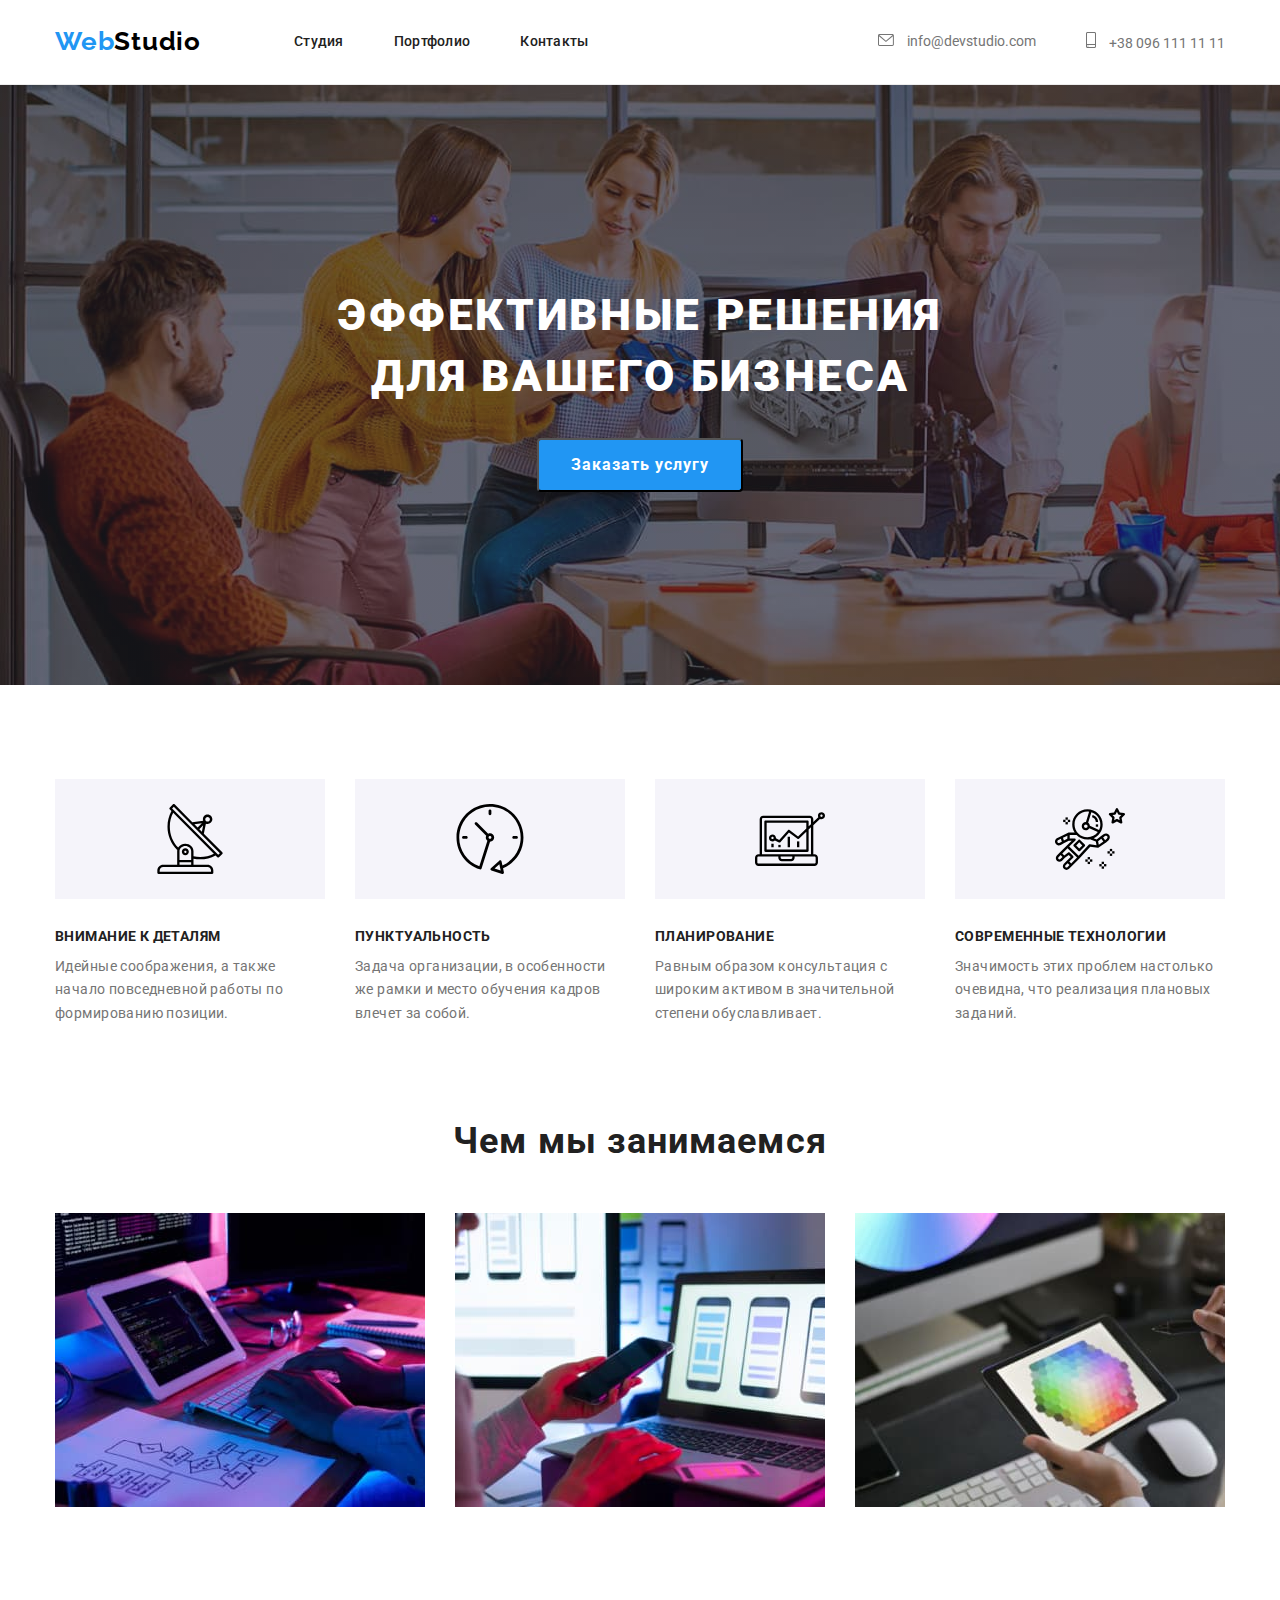
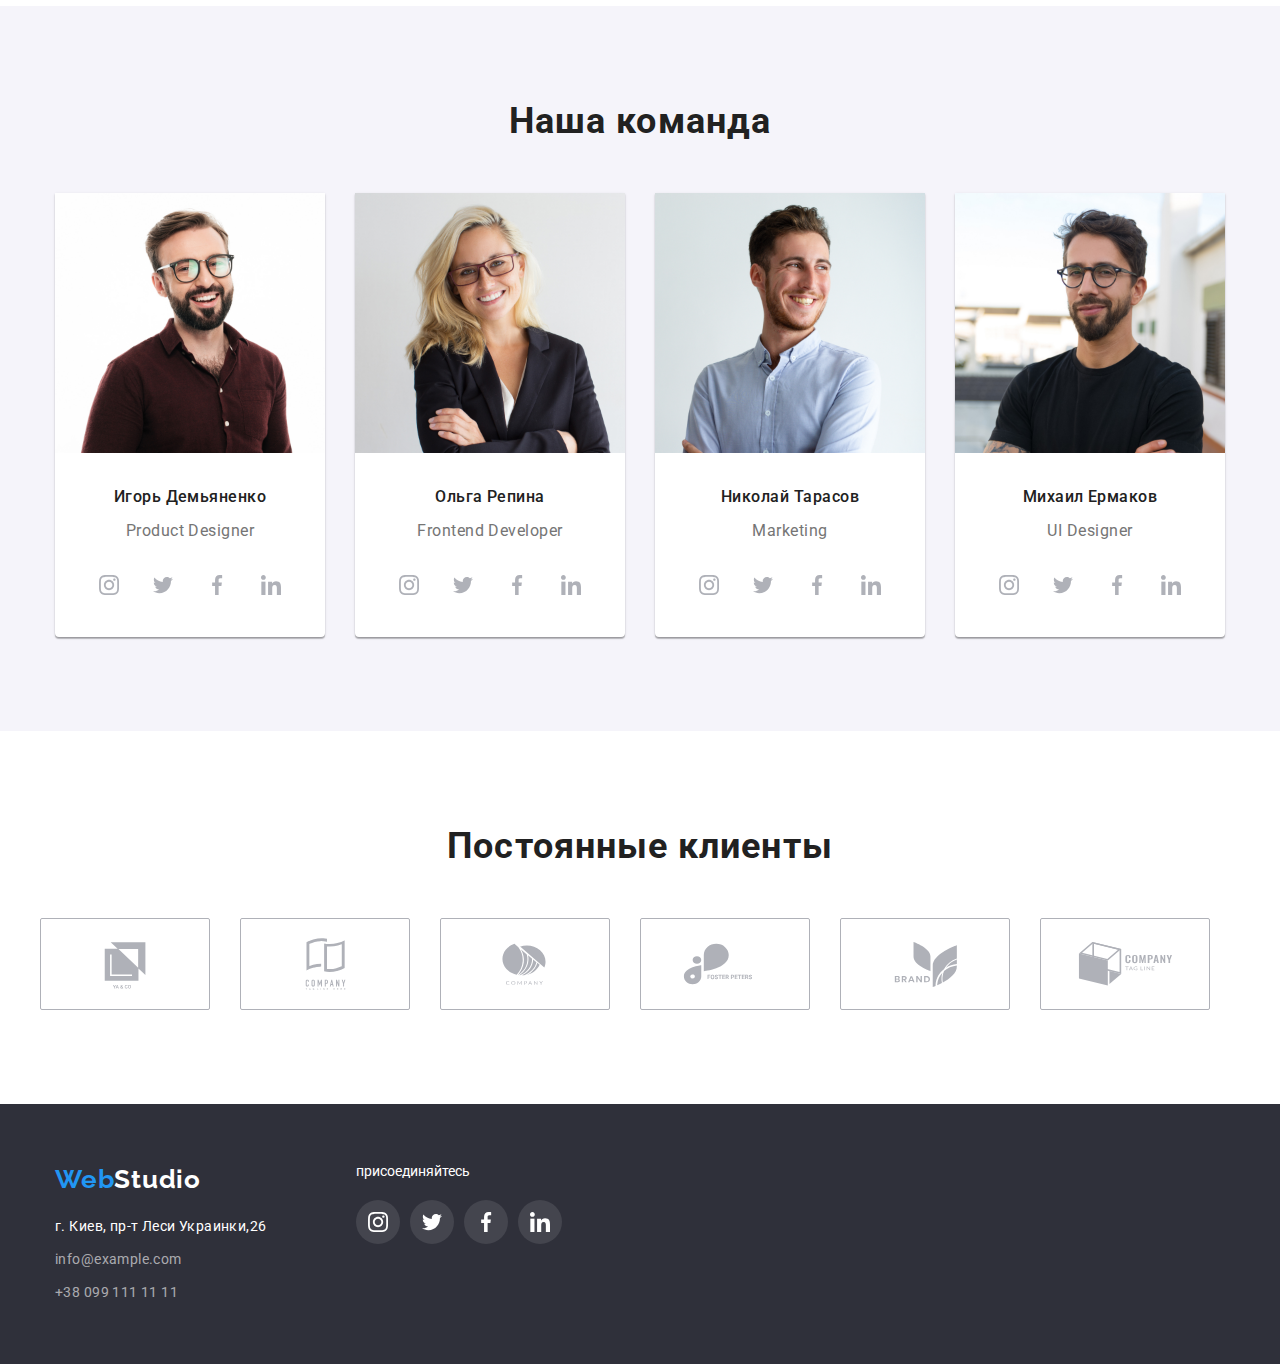
<file: index.html>
<!DOCTYPE html>
<html lang="ru">

<head>
    <meta charset="UTF-8">
    <meta http-equiv="X-UA-Compatible" content="IE=edge">
    <meta name="viewport" content="width=device-width, initial-scale=1.0">
    <title>Document</title>
<link href="https://fonts.googleapis.com/css2?family=Raleway:wght@700&family=Roboto:wght@400;500;700;900&display=swap"
    rel="stylesheet">
    <link rel="stylesheet" href="https://cdnjs.cloudflare.com/ajax/libs/modern-normalize/1.1.0/modern-normalize.min.css">
    <link rel="stylesheet" href="./css/style.css">
</head>

<body>
    <header class="page-header">
        <div class="container ">
<div class="main-nav">
 <nav>
            
        <a href="/" class="logo">
        Web<span class="logo-site">Studio</span>  
        </a>
         <ul class="site-nav list">
            <li class="item"><a href="./index.html"class="link" >Студия</a></li>
            <li class="item"><a href="./portfolio.html" class="link">Портфолио</a></li>
            <li class="item"><a href="" class="link">Контакты</a></li>
        </ul>
</nav>
   
         <ul class="contacts-nav list">
            <li class="item ">

             <a  href="info@devstudio.com" class="link-icon-mail">
                 <svg class="tel-icon" width="16" height="12">
                <use href="./images/sprite.svg#icon-envelope"></use>
            </svg>
                   info@devstudio.com </a></li>
                
            <li class="item"><a href="+380961111111"class="link-icon-mail">
                <svg class="tel-icon" width="10" height="16">
                    <use href="./images/sprite.svg#icon-smartphone" ></use>
                </svg>  +38 096 111 11 11</a></li>
        </ul>
        </div>
        </div>
        
    </header>
    <main>
    <section class="hero overlay">
        <h1 class="hero-title">Эффективные решения<br> для вашего бизнеса</h1>
        
        <button class="button">Заказать услугу</button> 
    </section>
    <section class="section ">
        <h2 class="section-title-list visually-hidden">Преимуущиства</h2>
       <ul class="flex-icon benefits list container">
            <li class="elements">
                <div class="icon-benefids">
                    <svg class="icon-kard" width="70" height="70">
                        <use href="./images/sprite.svg#icon-antenna"></use>
                    </svg>
                </div>
                <h3 class="benefits-title">Внимание к деталям</h3>
                <p class="benefits-text" >Идейные соображения, а также начало повседневной работы по формированию позиции.</p>
                
            </li>
            <li class="elements">
                <div class="icon-benefids">
                    <svg width="70" height="70">
                        <use href="./images/sprite.svg#icon-clock"></use>
                    </svg>
                </div>
                <h3 class="benefits-title" >Пунктуальность</h3>
                <p class="benefits-text">Задача организации, в особенности же рамки и место обучения кадров влечет за собой.</p>
                
            </li>
            <li class="elements" >
                <div class="icon-benefids">
                    <svg width="70" height="70">
                        <use href="./images/sprite.svg#icon-diagram"></use>
                    </svg>
                </div>
                <h3 class="benefits-title" >Планирование</h3>
                <p class="benefits-text" >Равным образом консультация с широким активом в значительной степени обуславливает.</p>
                 </li>
            <li class="elements">
                <div class="icon-benefids">
                    <svg width="70" height="70">
                        <use href="./images/sprite.svg#icon-astronaut"></use>
                    </svg>
                </div>
                <h3 class="benefits-title" >Современные технологии</h3>
                <p class="benefits-text" >Значимость этих проблем настолько очевидна, что реализация плановых заданий.</p>
                
            </li>
        </ul>
    </section>
    <section class="section section-tab">
        <h2 class="section-title">Чем мы занимаемся</h2>
        <ul class="works list container">
           <li class="flex-element"><img src="./images/box1.jpg" alt="Человек работает за компьютером" width="370"></li>
           <li class="flex-element"><img src="./images/box2.jpg" alt="Человек сидит за ноутбуком и держит в руке телефон" width="370"></li>
           <li class="flex-element"><img src="./images/box3.jpg" alt="Человек сидит за компьютером и держит в руке планшет" width="370"></li>
        </ul>
    </section>
<section class="section photo">
    <h2 class="section-title">Наша команда</h2>
<ul class="team list container">
    <li class="team-element">
    <img src="./images/img1.jpg" alt="Мужчина в темной рубашке и очках" width="270"> 
    <div class="team-blok">
    <h3 class="team-title">Игорь Демьяненко</h3>
    <p class="team-text">Product Designer</p>
    <ul class="list flex-social">
       
        <li class="social"><a href="" class="social-link"> <svg width="20" height="20">
                    <use href="./images/sprite.svg#icon-instagram"></use>
                </svg></a></li>
        <li class="social"><a href="" class="social-link"> <svg width="20" height="20">
                    <use href="./images/sprite.svg#icon-twitter"></use>
                </svg></a></li>
        <li class="social"><a href="" class="social-link"> <svg width="20" height="20">
                    <use href="./images/sprite.svg#icon-facebook"></use>
                </svg></a></li>
        <li class="social"><a href="" class="social-link"> <svg width="20" height="20">
                    <use href="./images/sprite.svg#icon-linkedin"></use>
                </svg></a></li>
    </ul>
    </div>
</li>
<li class="team-element">
    <img src="./images/img2.jpg" alt="Девушка в черном пиджаке и очках" width="270">
    <div class="team-blok">
    <h3 class="team-title">Ольга Репина</h3>
    <p class="team-text">Frontend Developer</p>
<ul class="list flex-social">

    <li class="social"><a href="" class="social-link"> <svg width="20" height="20">
                <use href="./images/sprite.svg#icon-instagram"></use>
            </svg></a></li>
    <li class="social"><a href="" class="social-link"> <svg width="20" height="20">
                <use href="./images/sprite.svg#icon-twitter"></use>
            </svg></a></li>
    <li class="social"><a href="" class="social-link"> <svg width="20" height="20">
                <use href="./images/sprite.svg#icon-facebook"></use>
            </svg></a></li>
    <li class="social"><a href="" class="social-link"> <svg width="20" height="20">
                <use href="./images/sprite.svg#icon-linkedin"></use>
            </svg></a></li>

</ul>
    </div>
</li>
<li class="team-element">
    <img src="./images/img3.jpg" alt="Мужчина в светлой рубашке" width="270">
    <div class="team-blok">
    <h3 class="team-title" >Николай Тарасов</h3>
    <p class="team-text" >Marketing</p>
    <ul class="list flex-social">
    
    <li class="social"><a href="" class="social-link"> <svg width="20" height="20">
                <use href="./images/sprite.svg#icon-instagram"></use>
            </svg></a></li>
    <li class="social"><a href="" class="social-link"> <svg width="20" height="20">
                <use href="./images/sprite.svg#icon-twitter"></use>
            </svg></a></li>
    <li class="social"><a href="" class="social-link"> <svg width="20" height="20">
                <use href="./images/sprite.svg#icon-facebook"></use>
            </svg></a></li>
    <li class="social"><a href="" class="social-link"> <svg width="20" height="20">
                <use href="./images/sprite.svg#icon-linkedin"></use>
            </svg></a></li>
    
    </ul>
    </div>
</li>
<li class="team-element">
    <img src="./images/img4.jpg" alt="Мужчина в черной футболке и очках" width="270">
    <div class="team-blok">
    <h3 class="team-title" >Михаил Ермаков</h3>
    <p class="team-text" >UI Designer</p>
    <ul class="list flex-social">
    
        <li class="social"><a href="" class="social-link"> <svg  width="20" height="20">
                    <use href="./images/sprite.svg#icon-instagram"></use>
                </svg></a></li>
        <li class="social"><a href="" class="social-link"> <svg  width="20" height="20">
                    <use href="./images/sprite.svg#icon-twitter"></use>
                </svg></a></li>
        <li class="social"><a href="" class="social-link"> <svg  width="20" height="20">
                    <use href="./images/sprite.svg#icon-facebook"></use>
                </svg></a></li>
        <li class="social"><a href="" class="social-link"> <svg  width="20" height="20">
                    <use href="./images/sprite.svg#icon-linkedin"></use>
                </svg></a></li>
    
    </ul>
    </div>
</li>
</ul>
</section>

<Section class="section ">
    <H2 class="section-title">Постоянные клиенты</H2>
  <ul class="clients list container">
  <li class="clients-icon"> 
      <a href="" class="icon-hover"> <svg width="106" height="60">
        <use href="./images/sprite.svg#icon-group"></use>
    </svg></a>
  </li> 
<li class="clients-icon">
    <a href="" class="icon-hover"> <svg  width="106" height="60">
            <use href="./images/sprite.svg#icon-group-1"></use>
        </svg></a>
</li>
<li class="clients-icon">
    <a href="" class="icon-hover"> <svg width="106" height="60">
            <use href="./images/sprite.svg#icon-group-2"></use>
        </svg></a>
</li>
<li class="clients-icon">
    <a href="" class="icon-hover"> <svg  width="106" height="60">
            <use href="./images/sprite.svg#icon-group-3"></use>
        </svg></a>
</li>
<li class="clients-icon">
    <a href="" class="icon-hover"> <svg width="106" height="60">
            <use href="./images/sprite.svg#icon-group-4"></use>
        </svg></a>
</li>
<li class="clients-icon">
    <a href="" class="icon-hover"> <svg  width="106" height="60">
            <use href="./images/sprite.svg#icon-group-5"></use>
        </svg></a>
</li>
  </ul>
</Section>
</main>

<footer class="contacts">
    <div class=" container footer-flex">
<div class="footer-cut">
    <a href="/" class="logo">Web<samp class="logo-site-part">Studio</samp></a>
<address class="address">
    <a href=""class="addres-footer link-mail">  г. Киев, пр-т Леси Украинки,26</a><br>
    <a href=""class="addres-mail link-mail" > info@example.com </a><br>
    <a href=""class="addres-mail link-mail">+38 099 111 11 11</a>
</address>
</div>

<div class="footer-flex ">
<section>
    <h2 class="footer-title">присоединяйтесь</h2>
    <ul class="list flex-social-set">
    
     <li class="social"><a href=""class="social-kard"> <svg width="20" height="20">
                    <use href="./images/sprite.svg#icon-instagram"></use>
                </svg></a></li>
        <li class="social"><a href=""  class="social-kard"> <svg  width="20" height="20">
                    <use href="./images/sprite.svg#icon-twitter"></use>
                </svg></a></li>
        <li class="social"><a href=""  class="social-kard"> <svg width="20" height="20">
                    <use href="./images/sprite.svg#icon-facebook"></use>
                </svg></a></li>
        <li class="social"><a href=""  class="social-kard"> <svg  width="20" height="20">
                    <use href="./images/sprite.svg#icon-linkedin"></use>
                </svg></a></li>
    </ul>
    
</section>
</div>
</div>
</footer>

   </body>
</html>
</file>
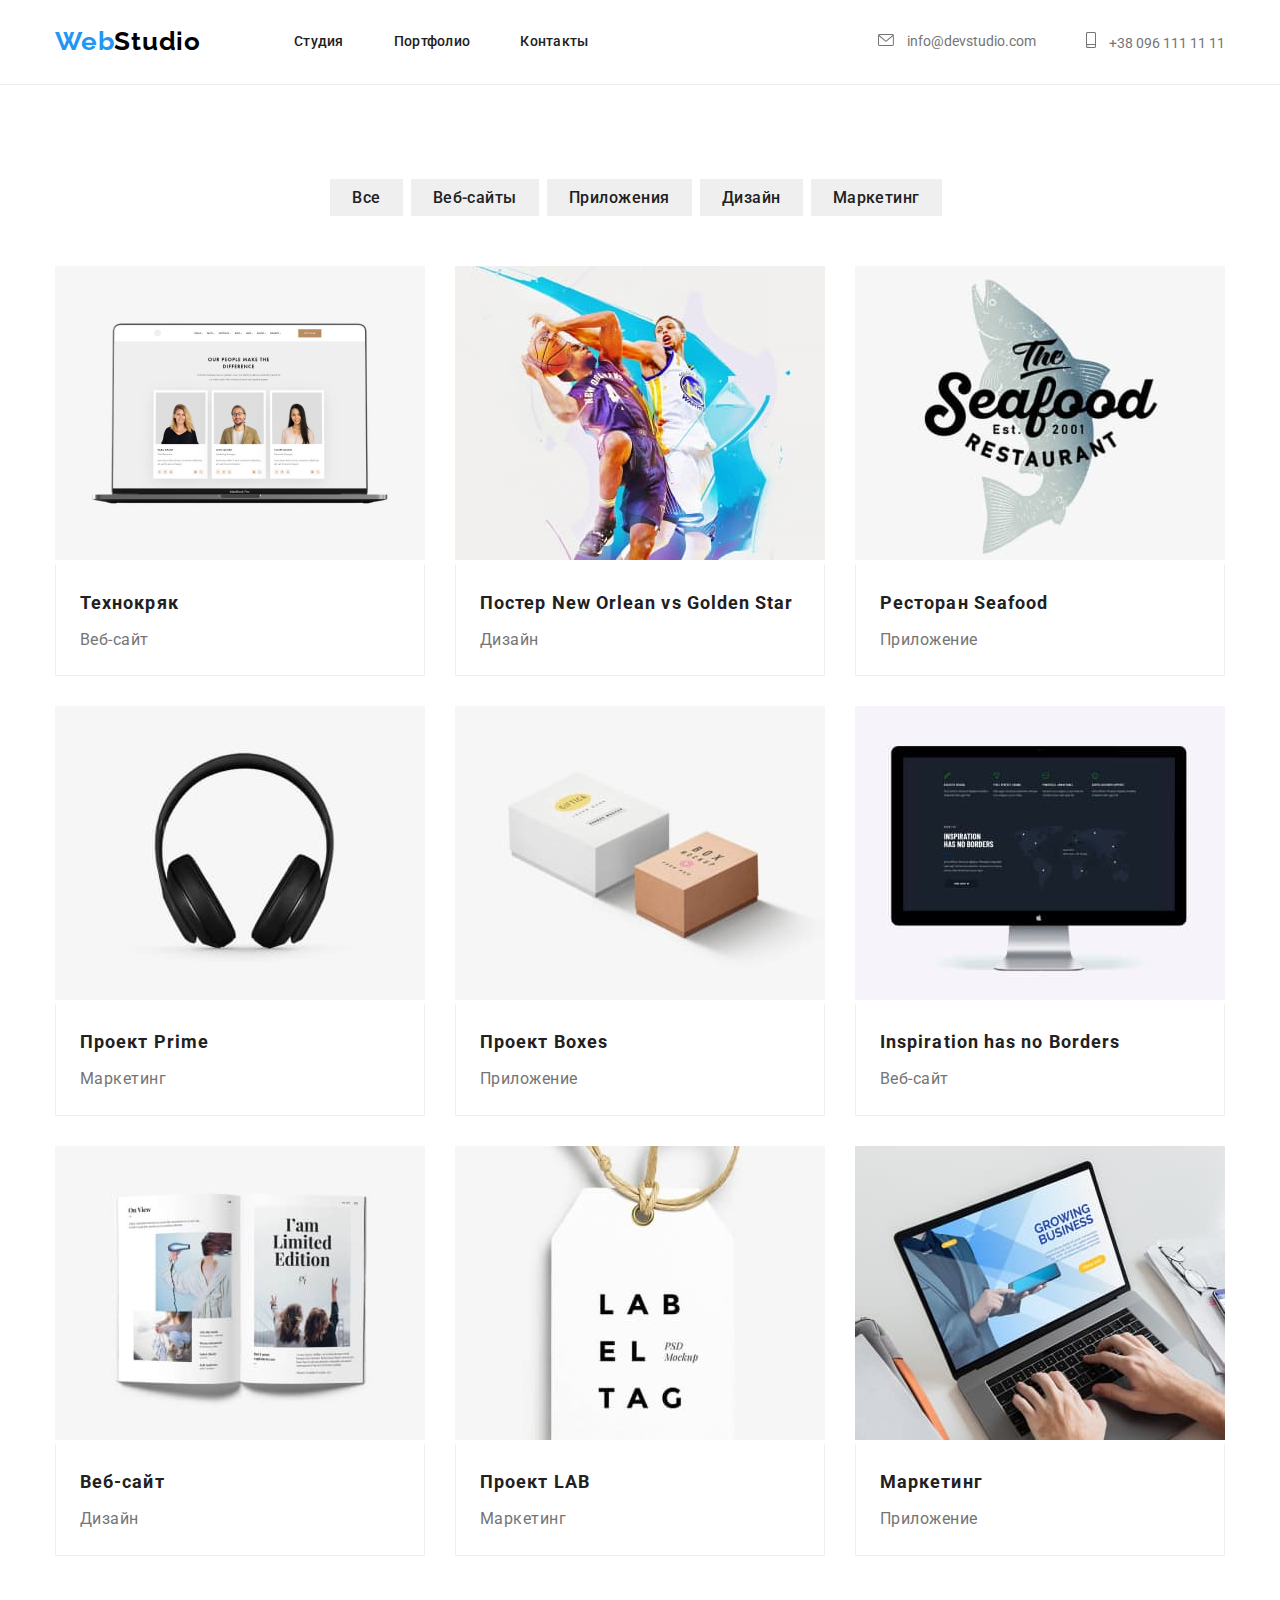
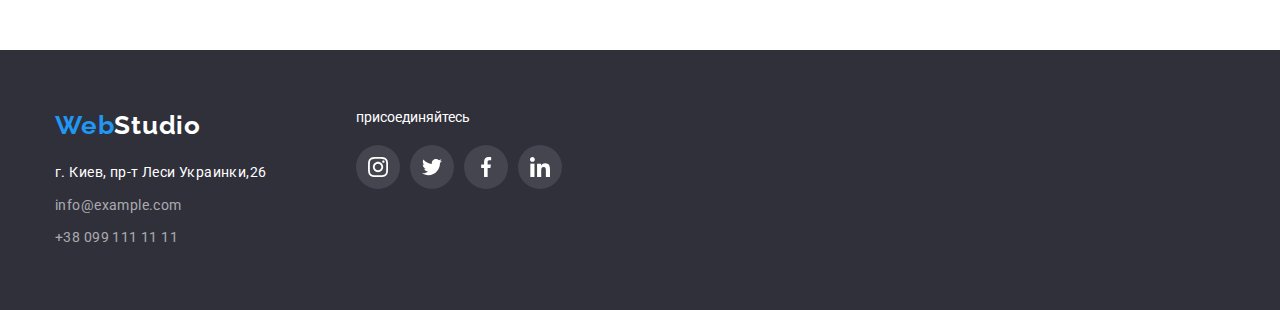
<file: portfolio.html>
<!DOCTYPE html>
<html lang="ru">

<head>
    <meta charset="UTF-8">
    <meta http-equiv="X-UA-Compatible" content="IE=edge">
    <meta name="viewport" content="width=device-width, initial-scale=1.0">
    <title>Document</title>
    <link
        href="https://fonts.googleapis.com/css2?family=Raleway:wght@700&family=Roboto:wght@400;500;700;900&display=swap"
        rel="stylesheet">
        <link rel="stylesheet" href="https://cdnjs.cloudflare.com/ajax/libs/modern-normalize/1.1.0/modern-normalize.min.css">
    <link rel="stylesheet" href="./css/style.css">
</head>

<body>
    <header class="page-header">
        <div class="container ">
          <div class="main-nav">  
        <nav>

            <a href="/" class="logo">
                Web<samp class="logo-site">Studio</samp>
            </a>
            <ul class="site-nav list">
                <li class="item"><a href="./index.html" class="link">Студия</a></li>
                <li class="item"><a href="./portfolio.html" class="link">Портфолио</a></li>
                <li class="item"><a href="" class="link">Контакты</a></li>
            </ul>
        </nav>

        <ul class="contacts-nav list">
            
            <li class="item ">
            
                <a href="info@devstudio.com" class="link-icon-mail">
                    <svg class="tel-icon" width="16" height="12">
                        <use href="./images/sprite.svg#icon-envelope"></use>
                    </svg>
                    info@devstudio.com </a>
            </li>
            
            <li class="item"><a href="+380961111111" class="link-icon-mail">
                    <svg class="tel-icon" width="10" height="16">
                        <use href="./images/sprite.svg#icon-smartphone"></use>
                    </svg> +38 096 111 11 11</a></li>
        </ul>
        </div>
        </div>

    </header>
        <main>
    <section class="section section-heder">
<ul class="list flex-button container">
    <li><button type="button" class="button-filter">Все</button></li>
    <li><button type="button" class="button-filter" >Веб-сайты</button></li>
    <li><button type="button" class="button-filter" >Приложения</button></li> 
    <li><button type="button" class="button-filter">Дизайн</button></li>
    <li><button type="button" class="button-filter" >Маркетинг</button></li>
</ul>
     <h1 class="works visually-hidden">Портфолио</h1>
    <ul class="container flex-set list">

     <li class="set-element">
         <div class="card"> 
             <div class="thumb">
        <img src="./images/img11.jpg" alt="Открытый ноутбук" width="370">
        </div>
        <div class="card-content"> 
        <h2 class="works-title">Технокряк</h2>
        <p class="works-text">Веб-сайт</p>
        </div>
        </div>
    </li>
    <li class="set-element">
        <div class="card">
            <div class="thumb">
        <img src="./images/img12.jpg" alt="Два спортсмена играют в баскетбол" width="370" > 
        </div>
        <div class="card-content">
         <h2 class="works-title" >Постер New Orlean vs Golden Star</h2>
         <p class="works-text">Дизайн</p>
        </div>
        </div>
    </li>
    <li class="set-element">
        <div class="card">
            <div class="thumb">
        <img src="./images/img13.jpg" alt="Рисунок,полупрозрачная рыба" width="370">
        </div>
    <div class="card-content">
        <h2 class="works-title">Ресторан Seafood</h2>
        <p class="works-text" >Приложение</p>
    </div>
    </div>
    </li>
    <li class="set-element">
        <div class="card">
            <div class="thumb">
        <img src="./images/img14.jpg" alt="Наушники" width="370">
        </div>
        <div class="card-content">
        <h2 class="works-title" >Проект Prime</h2>
        <p class="works-text">Маркетинг</p>
        </div>
        </div>
    </li>
    <li class="set-element">
        <div class="card">
            <div class="thumb">
        <img src="./images/img15.jpg" alt="Две коробки" width="370">
        </div>
        <div class="card-content">
        <h2 class="works-title" >Проект Boxes</h2>
        <p class="works-text">Приложение</p>
        </div>
        </div>
    </li>
    <li class="set-element">
        <div class="card">
            <div class="thumb">
        <img src="./images/img16.jpg" alt="Манитор" width="370">
        </div>
        <div class="card-content">
        <h2 class="works-title">Inspiration has no Borders</h2>
        <p class="works-text">Веб-сайт</p>
        </div>
        </div>
    </li>
    <li class="set-element">
        <div class="card">
     <div class="thumb">
        <img src="./images/img17.jpg" alt="Открытая книга" width="370">
        </div>
        <div class="card-content">
        <h2 class="works-title" >Веб-сайт</h2>
        <p class="works-text">Дизайн</p>
        </div>
        </div>
    </li>
    <li class="set-element">
        <div class="card">
        <div class="thumb">
        <img src="./images/img18.jpg" alt="Ярлык с надписью" width="370">
        </div>
        <div class="card-content">
        <h2 class="works-title" >Проект LAB</h2>
        <p class="works-text" >Маркетинг</p>
        </div>
        </div>
    </li>
    <li class="set-element">
        <div class="card">
            <div class="thumb">
        <img src="./images/img19.jpg" alt="Человек работает за ноутбуком" width="370">
        </div>
        <div class="card-content">
        <h2 class="works-title" >Маркетинг</h2>
        <p class="works-text" >Приложение</p>
        </div>
        </div>
    </li>
    </ul>
</section>
</main>
<footer class="contacts">
    <div class=" container footer-flex">
        <div class="footer-cut">
            <a href="/" class="logo">Web<samp class="logo-site-part">Studio</samp></a>
            <address class="address">
                <a href="" class="addres-footer link-mail"> г. Киев, пр-т Леси Украинки,26</a><br>
                <a href="" class="addres-mail link-mail"> info@example.com </a><br>
                <a href="" class="addres-mail link-mail">+38 099 111 11 11</a>
            </address>
        </div>

        <div class="footer-flex ">
            <section>
                <h2 class="footer-title">присоединяйтесь</h2>
                <ul class="list flex-social-set">

                    <li class="social"><a href="" class="social-kard"> <svg width="20" height="20">
                                <use href="./images/sprite.svg#icon-instagram"></use>
                            </svg></a></li>
                    <li class="social"><a href="" class="social-kard"> <svg width="20" height="20">
                                <use href="./images/sprite.svg#icon-twitter"></use>
                            </svg></a></li>
                    <li class="social"><a href="" class="social-kard"> <svg width="20" height="20">
                                <use href="./images/sprite.svg#icon-facebook"></use>
                            </svg></a></li>
                    <li class="social"><a href="" class="social-kard"> <svg width="20" height="20">
                                <use href="./images/sprite.svg#icon-linkedin"></use>
                            </svg></a></li>
                </ul>

            </section>
        </div>
    </div>
</footer>
    
   
</body>
</html>
</file>
<file: css/style.css>
:root {
  --primary-text-color: #757575;
  --title-text-color: #212121;
  --accent-text-color: #2196f3;
  --primary-background-color: #ffffff;
  --secondary-background-color: #faf4f8;
  --bg-hero-footer-color: #2f303a;
}

body {
  background-color: var(--primary-background-color);
  color: var(--primary-text-color);
  font-family: Roboto, sans-serif;
}
.list {
  list-style: none;
}
a {
  text-decoration: none;
}
h1,
h2,
h3,
p,
ul {
  margin-top: 0px;
  margin-bottom: 0px;
}

/* Цвет оснвнго текста #757575 */
/* Вторичный цвет текста #212121*/
/* Первичный цвет фона  #FFFFFF */
/* Вторичный цвет фона #F5F4FA*/
/* Акцент #2196F3*/
/*Цвет footer #2F303A  */

.logo {
  color: var(--accent-text-color);
  font-family: Raleway, sans-serif;
  font-style: normal;
  font-weight: 700;
  font-size: 26px;
  line-height: 1.2;
  letter-spacing: 0.03em;
}
.logo-site {
  font-family: Raleway;
  font-style: normal;
  font-weight: bold;
  font-size: 26px;
  line-height: 1.2;
  letter-spacing: 0.03em;

  color: #000000;
}
.logo-site-part {
  font-family: Raleway;
  font-style: normal;
  font-weight: bold;
  font-size: 26px;
  line-height: 1.2;
  letter-spacing: 0.03em;
  color: var(--primary-background-color);
}

/* Хедер */
.page-header {
  border-bottom: 1px solid #ececec;
}
/* Контеинер */
.container {
  width: 1200px;
  padding-left: 15px;
  padding-right: 15px;
  margin-right: auto;
  margin-left: auto;
}
.main-nav {
  display: flex;
  align-items: center;
}
nav {
  display: flex;
  align-items: center;
}

/*Site-nav */
.site-nav {
  display: flex;
  margin-left: 93px;
  padding-left: 0px;
}
.site-nav .item + .item {
  margin-left: 50px;
}

.site-nav .link {
  display: block;
  padding-top: 32px;
  padding-bottom: 32px;

  font-style: 400;
  font-weight: 500;
  font-size: 14px;
  line-height: 1.4;
  letter-spacing: 0.02em;
  color: var(--title-text-color);
}
/*  Контакты*/
.contacts-nav {
  display: flex;
  margin-left: auto;
  padding-left: 0px;
}
.contacts-nav .item + .item {
  margin-left: 50px;
}

.contacts-nav .link {
  font-style: normal;
  font-weight: 500;
  font-size: 14px;
  line-height: 1.14;
  letter-spacing: 0.02em;
  color: var(--primary-text-colo);
}
.site-nav .link:hover,
.site-nav .link:focus {
  color: var(--accent-text-color);
}
.item {
  align-items: center;
  justify-content: center;
}
.link-icon-mail {
  font-style: normal;
  font-size: 14px;
  line-height: 1.14;
  color: #757575;
  fill: #757575;
}
.link-icon-mail:hover,
.link-icon-mail:focus {
  color: var(--accent-text-color);
  fill: var(--accent-text-color);
}
.tel-icon {
  margin-right: 10px;
}

/*Герой */
.hero {
  text-align: center;
  padding-top: 200px;
  padding-bottom: 200px;
}

.hero-title {
  margin-bottom: 30px;
  font-style: 400;
  font-weight: 900;
  font-size: 44px;
  line-height: 1.4;
  letter-spacing: 0.06em;
  text-transform: uppercase;
  color: var(--primary-background-color);
}

/* Банер */
.overlay {
  max-width: 1600px;
  height: 600px;
  margin-left: auto;
  margin-right: auto;
  background-image: linear-gradient(
      rgba(47, 48, 58, 0.4),
      rgba(47, 48, 58, 0.4)
    ),
    url(../images/hiro.jpg);
}
/* section */
.section {
  padding-bottom: 94px;
  padding-top: 94px;
}
.section-heder {
  padding-top: 94px;
}
.photo {
  background-color: #f5f4fa;
}
.button {
  display: inline-block;
  border-radius: 4px;
  padding: 10px 32px;
  min-width: 200px;

  color: var(--primary-background-color);
  background-color: var(--accent-text-color);
  font-family: Roboto, sans-serif;
  font-style: normal;
  font-weight: 700;
  font-size: 16px;
  line-height: 1.9;
  letter-spacing: 0.06em;
  text-decoration: none;
}

.section-title-list {
  margin-top: 0px;
  margin-bottom: 0px;
}

.section-title {
  margin-bottom: 50px;
  font-weight: 700;
  font-size: 36px;
  line-height: 1.2;
  text-align: center;
  letter-spacing: 0.03em;
  color: var(--title-text-color);
}
.section-tab {
  padding-top: 0px;
}

/* Приемущества */
.benefits {
  display: flex;
}
.benefits .elements {
  width: 270px;
  margin-right: 30px;
}
.benefits .elements:last-child {
  margin-right: 0px;
}
.benefits-title {
  margin-top: 0px;
  margin-bottom: 10px;
  font-style: 400;
  font-weight: 700;
  font-size: 14px;
  line-height: 1.14;
  letter-spacing: 0.03em;
  text-transform: uppercase;
  color: var(--title-text-color);
}
.benefits-text {
  font-size: 14px;
  line-height: 1.7;
  letter-spacing: 0.03em;
}

.flex-icon {
  display: flex;
}

.icon-benefids {
  display: flex;
  width: 270px;
  height: 120px;
  background-color: #f5f4fa;
  margin-bottom: 30px;
  align-items: center;
  justify-content: center;
}
.icon-benefids:not(:last-child) {
  margin-right: 30px;
}
.icon-kard {
}
/* Наша команда */
.team {
  display: flex;
}
.team-element {
  border-bottom-left-radius: 4px;
  border-bottom-right-radius: 4px;
  background-color: #ffffff;
  margin-right: 30px;
  box-shadow: 0px 1px 3px rgba(0, 0, 0, 0.12), 0px 1px 1px rgba(0, 0, 0, 0.14),
    0px 2px 1px rgba(0, 0, 0, 0.2);
}

.team .team-element:last-child {
  margin: 0px;
}

.team-title {
  padding-top: 30px;
  font-weight: 500;
  font-size: 16px;
  line-height: 1.2;
  text-align: center;
  letter-spacing: 0.03em;
  color: var(--title-text-color);
}
.team-text {
  margin-top: 10px;
  font-size: 16px;
  line-height: 1.9;
  text-align: center;
  letter-spacing: 0.03em;
}
.team-blok {
}
.flex-social {
  display: flex;
  padding: 0px 32px 30px 32px;
  margin-top: 16px;
}
.social {
  display: flex;
}

.social-link {
  width: 44px;
  height: 44px;
  padding: 12px;
  fill: #afb1b8;
}
.social-link:hover,
.social-link:focus {
  border-radius: 100px;
  background-color: #2196f3;
  fill: #ffffff;
}
.social:not(:last-child) {
  margin-right: 10px;
}

/* Футер */
.contacts {
  background-color: var(--bg-hero-footer-color);
  padding-top: 60px;
  padding-bottom: 60px;
}
.address {
  margin-top: 20px;
}

.link-mail {
  display: inline-block;
}
.link-mail:not(:last-child) {
  margin-bottom: 9px;
}
.addres-footer {
  font-family: Roboto, sans-serif;
  font-style: normal;
  font-weight: 400;
  font-size: 14px;
  line-height: 1.7;
  letter-spacing: 0.03em;
  color: var(--primary-background-color);
}
.addres-mail {
  font-family: Roboto, sans-serif;
  font-style: normal;
  font-weight: 400;
  font-size: 14px;
  line-height: 1.7;
  letter-spacing: 0.03em;
  color: rgba(255, 255, 255, 0.6);
}
.footer-flex {
  display: flex;
}
.footer-flex:not(:first-child) {
  margin-left: 70px;
}

.footer-title {
  margin-bottom: 20px;
  font-weight: 400;
  font-size: 14px;
  line-height: 1.14;
  font-style: normal;
  color: #ffffff;
}
.footer-cut {
  width: 231px;
}

.flex-social-set {
  display: flex;
  padding-left: 0px;
}
.social-kard {
  width: 44px;
  height: 44px;
  padding: 12px;
  border-radius: 100px;
  background-color: rgba(255, 255, 255, 0.1);
  fill: #ffffff;
}
.social-kard:hover,
.social-kard:focus {
  border-radius: 100px;
  background-color: #2196f3;
}
/* Наши клиенты */
.clients {
  display: flex;
  padding-left: 0px;
}

.clients-icon {
  display: flex;
}
.icon-hover {
  width: 170px;
  height: 92px;
  border: solid#AFB1B8 1px;
  border-radius: 2px;
  padding: 16px 32px;
  fill: #afb1b8;
}
.icon-hover:hover,
.icon-hover:focus {
  border: solid#2196f3 1px;
  fill: var(--accent-text-color);
}
.clients-icon:not(:last-child) {
  margin-right: 30px;
}

/* Стили для Партфолио */
.flex-button {
  display: flex;
  justify-content: center;
  margin-bottom: 50px;
}

.button-filter {
  padding: 6px 22px;
  margin-right: 8px;

  font-family: Roboto, sans-serif;
  font-style: normal;
  font-weight: 500;
  font-size: 16px;
  line-height: 1.6;
  letter-spacing: 0.03em;
  color: var(--title-text-color);
  border: 0px;
}

.button-filter:hover,
.button-filter:focus {
  color: var(--primary-background-color);
  background-color: var(--accent-text-color);
  box-shadow: 0px 0px 2px rgba(0, 0, 0, 0.12), 0px 0px 1px rgba(0, 0, 0, 0.08),
    0px 0px 3px rgba(0, 0, 0, 0.1);
}
.visually-hidden {
  position: absolute;
  width: 1px;
  height: 1px;
  margin: -1px;
  border: 0;
  padding: 0;
  white-space: nowrap;
  clip-path: inset(100%);
  clip: rect(0 0 0 0);
  overflow: hidden;
}
.flex-set {
  display: flex;
  flex-wrap: wrap;
}

.set-element {
  margin-left: 30px;
  margin-top: 30px;
}
.set-element:hover {
  box-shadow: 0px 1px 4px rgba(0, 0, 0, 0.16), 0px 0px 4px rgba(0, 0, 0, 0.06),
    0px 0px 1px rgba(0, 0, 0, 0.12);
}
.set-element:nth-last-child(3n) {
  margin-left: 0px;
}
.set-element:nth-child(-n + 3) {
  margin-top: 0px;
}

.card-content {
  padding: 20px 24px;
  border: solid#EEEEEE 1px;
  border-top: 0px;
}

.flex-element {
  margin-right: 30px;
}
.flex-element:last-child {
  margin-right: 0px;
}
.works {
  display: flex;
}

.works-title {
  margin-bottom: 4px;
  margin-top: 0px;
  font-weight: 700;
  font-size: 18px;
  line-height: 2;
  letter-spacing: 0.06em;
  color: var(--title-text-color);
}
.works-text {
  margin-top: 4px;
  font-size: 16px;
  line-height: 1.9;
  letter-spacing: 0.03em;
  color: var(--primary-text-color);
}
</file>
